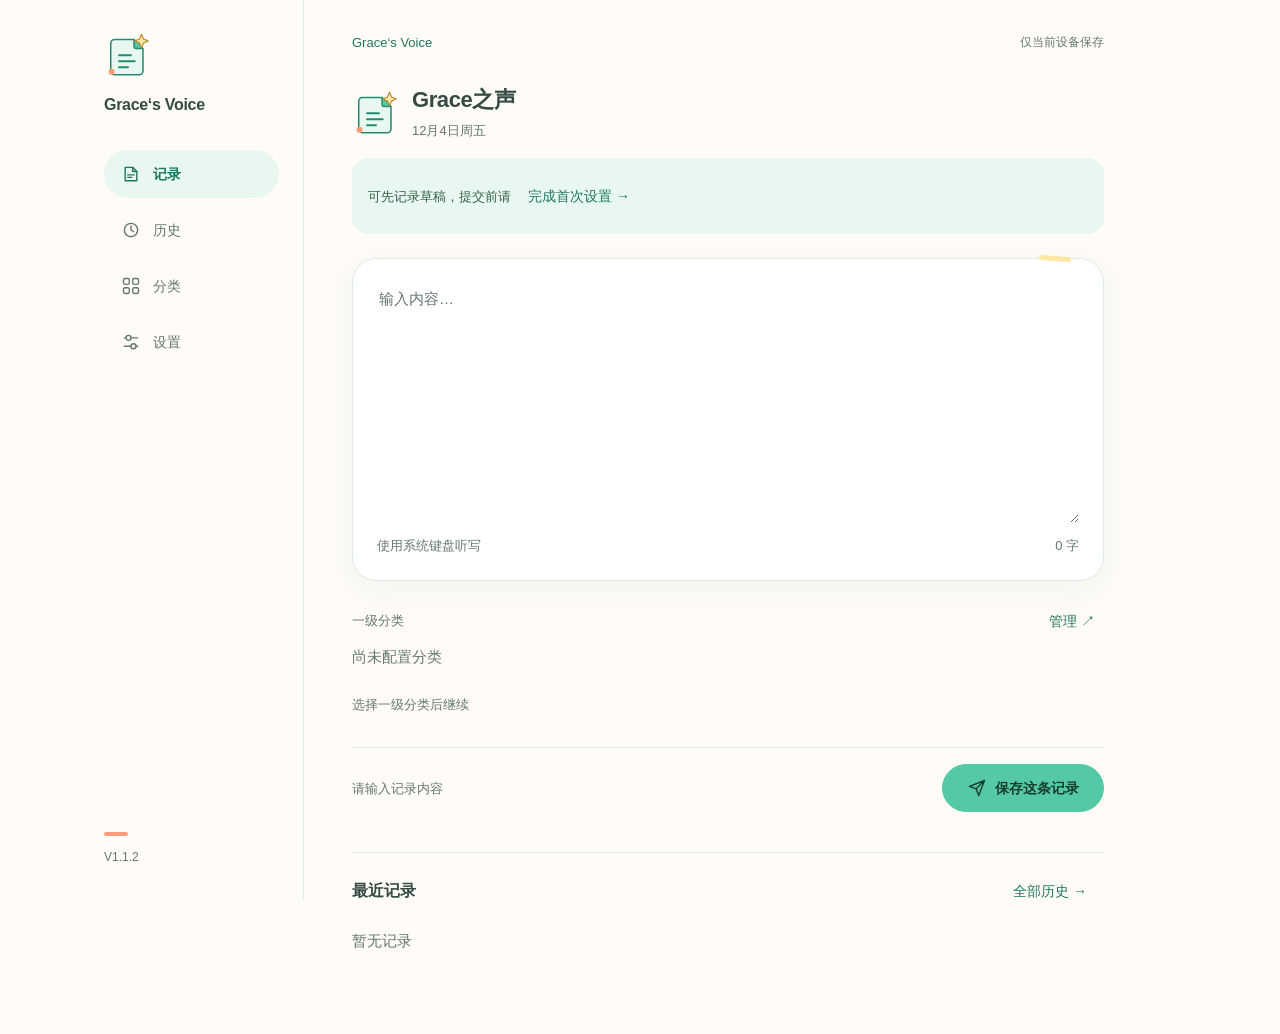
<file: index.html>
<!doctype html><html lang="zh-CN"><meta charset="utf-8"><meta name="referrer" content="no-referrer"><meta name="viewport" content="width=device-width,initial-scale=1,viewport-fit=cover"><meta name="theme-color" content="#55C9A5"><link rel="manifest" href="manifest.webmanifest"><link rel="apple-touch-icon" href="icon-192.png"><meta name="apple-mobile-web-app-capable" content="yes"><title>Grace‘s Voice</title><link rel="stylesheet" href="design-system.css"><link rel="icon" type="image/svg+xml" href="brand-icon.svg"><div class="shell"><aside class="sidebar"><div class="mark"><svg class="brand-symbol" viewBox="0 0 64 64" aria-hidden="true" xmlns="http://www.w3.org/2000/svg"><path d="M14 10h26l12 12v30a5 5 0 0 1-5 5H14a5 5 0 0 1-5-5V15a5 5 0 0 1 5-5Z" fill="#E8F8F0" stroke="#248A70" stroke-width="2" stroke-linejoin="round"/><path d="M40 10v9a3 3 0 0 0 3 3h9" fill="#55C9A5" stroke="#248A70" stroke-width="2" stroke-linejoin="round"/><path d="M20 31h16M20 39h21M20 47h12" stroke="#248A70" stroke-width="2.5" stroke-linecap="round"/><path d="m50 3 2.8 6.2L59 12l-6.2 2.8L50 21l-2.8-6.2L41 12l6.2-2.8Z" fill="#FFE6A3" stroke="#B78832" stroke-width="1.5" stroke-linejoin="round"/><circle cx="10" cy="53" r="4" fill="#FF9B7B"/></svg></div><div class="brand">Grace‘s Voice</div><div class="nav" id="nav"></div><div class="sidefoot">V1.1.2</div></aside><main class="main" id="app"></main></div><nav class="bottomnav" id="bottom"></nav><div id="overlay"></div><div id="toast" role="status" aria-live="polite"></div><script src="core.js"></script><script src="config-transfer.js"></script><script src="binding.js"></script><script src="store.js"></script><script src="app.js"></script></html>
</file>
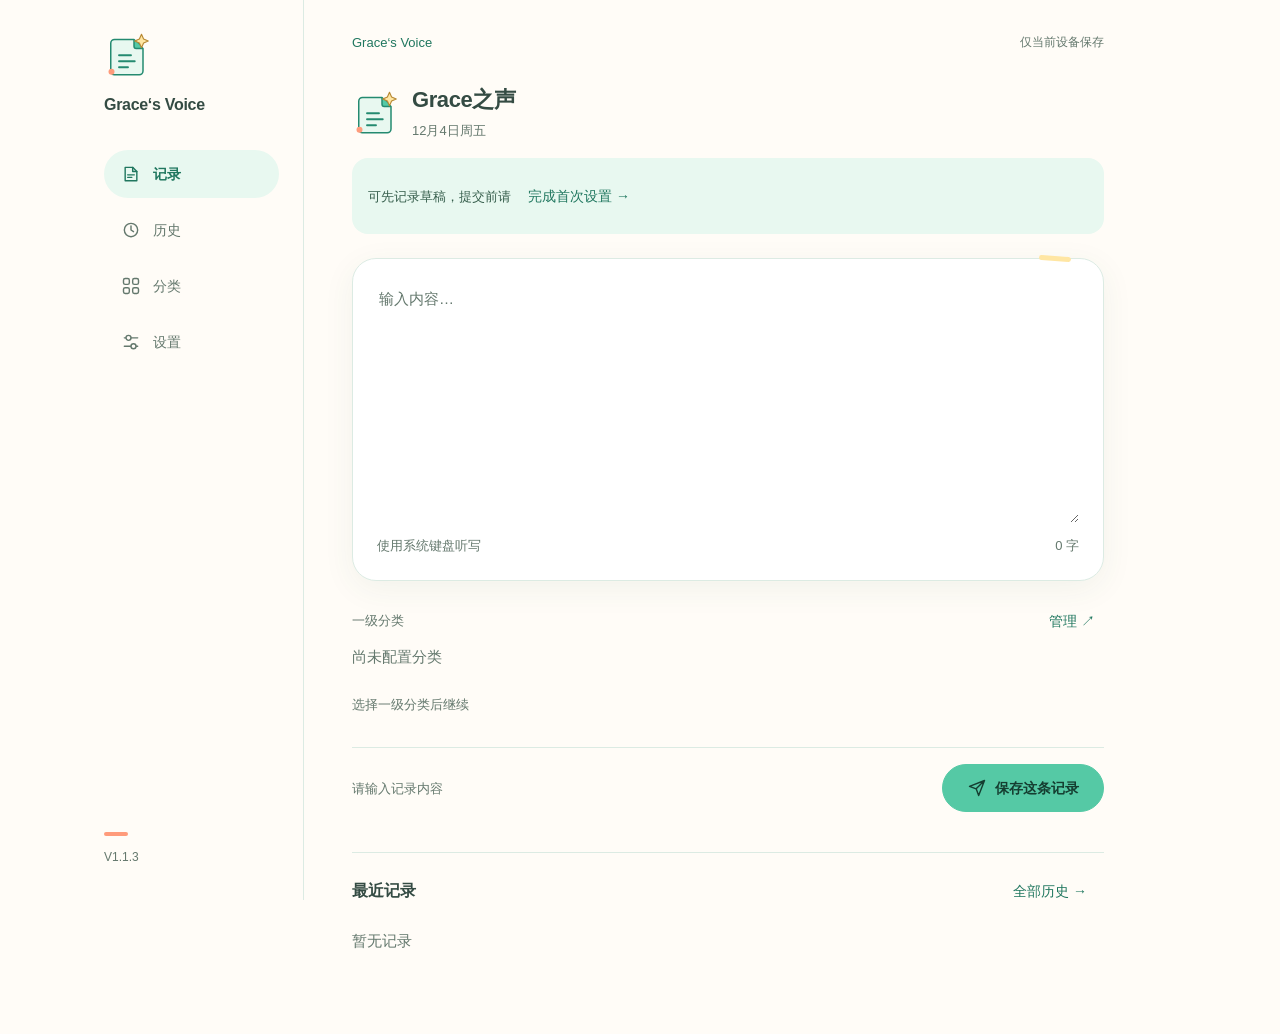
<file: web/index.html>
<!doctype html><html lang="zh-CN"><meta charset="utf-8"><meta name="referrer" content="no-referrer"><meta name="viewport" content="width=device-width,initial-scale=1,viewport-fit=cover"><meta name="theme-color" content="#55C9A5"><link rel="manifest" href="manifest.webmanifest"><link rel="apple-touch-icon" href="icon-192.png"><meta name="apple-mobile-web-app-capable" content="yes"><title>Grace‘s Voice</title><link rel="stylesheet" href="design-system.css"><link rel="icon" type="image/svg+xml" href="brand-icon.svg"><div class="shell"><aside class="sidebar"><div class="mark"><svg class="brand-symbol" viewBox="0 0 64 64" aria-hidden="true" xmlns="http://www.w3.org/2000/svg"><path d="M14 10h26l12 12v30a5 5 0 0 1-5 5H14a5 5 0 0 1-5-5V15a5 5 0 0 1 5-5Z" fill="#E8F8F0" stroke="#248A70" stroke-width="2" stroke-linejoin="round"/><path d="M40 10v9a3 3 0 0 0 3 3h9" fill="#55C9A5" stroke="#248A70" stroke-width="2" stroke-linejoin="round"/><path d="M20 31h16M20 39h21M20 47h12" stroke="#248A70" stroke-width="2.5" stroke-linecap="round"/><path d="m50 3 2.8 6.2L59 12l-6.2 2.8L50 21l-2.8-6.2L41 12l6.2-2.8Z" fill="#FFE6A3" stroke="#B78832" stroke-width="1.5" stroke-linejoin="round"/><circle cx="10" cy="53" r="4" fill="#FF9B7B"/></svg></div><div class="brand">Grace‘s Voice</div><div class="nav" id="nav"></div><div class="sidefoot">V1.1.3</div></aside><main class="main" id="app"></main></div><nav class="bottomnav" id="bottom"></nav><div id="overlay"></div><div id="toast" role="status" aria-live="polite"></div><script src="core.js"></script><script src="config-transfer.js"></script><script src="binding.js"></script><script src="store.js"></script><script src="app.js"></script></html>
</file>
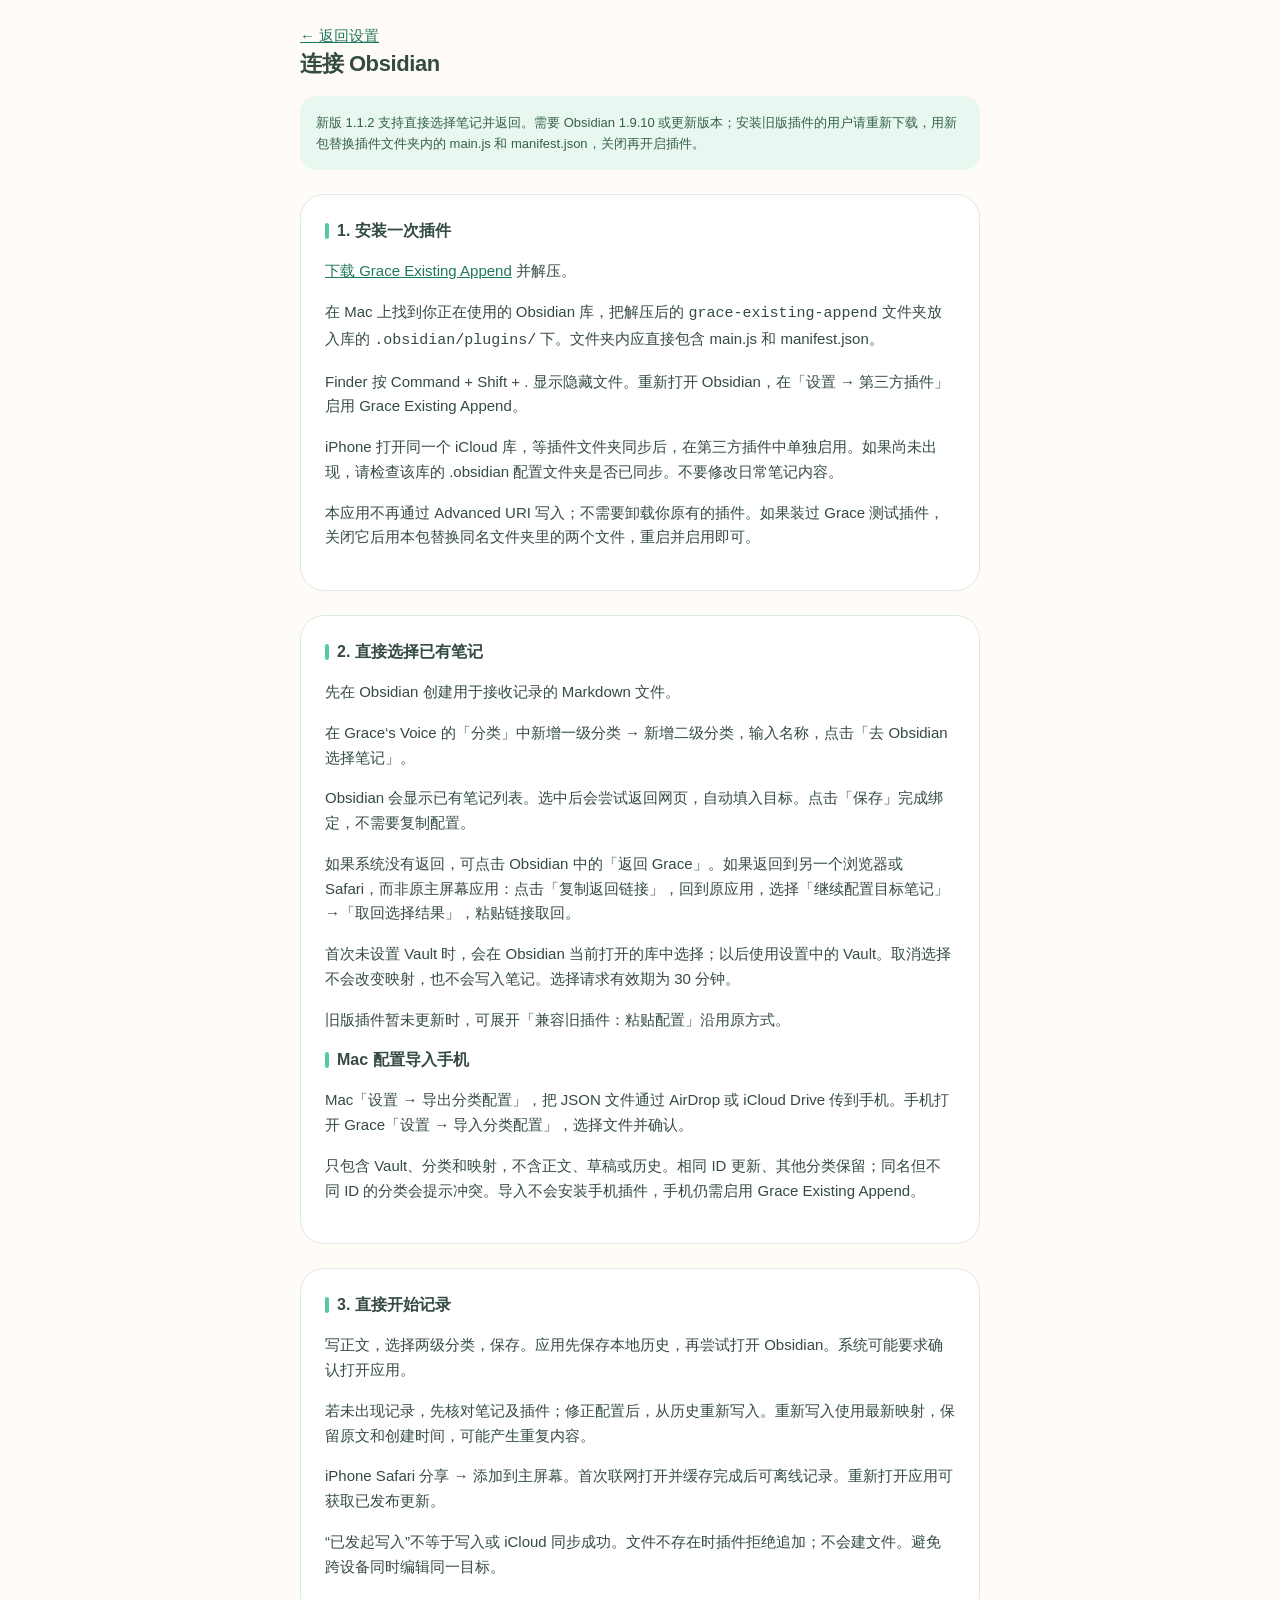
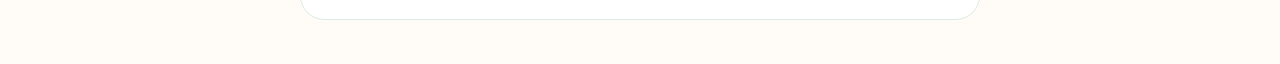
<file: web/setup.html>
<!doctype html><html lang="zh-CN"><meta charset="utf-8"><meta name="viewport" content="width=device-width,initial-scale=1"><link rel="stylesheet" href="design-system.css"><title>连接 Obsidian · Grace‘s Voice</title><main style="max-width:720px;margin:auto;padding:24px 20px"><a href="./#settings">← 返回设置</a><h1>连接 Obsidian</h1><div class="notice">新版 1.1.2 支持直接选择笔记并返回。需要 Obsidian 1.9.10 或更新版本；安装旧版插件的用户请重新下载，用新包替换插件文件夹内的 main.js 和 manifest.json，关闭再开启插件。</div><section class="panel"><h2>1. 安装一次插件</h2><p><a href="https://raw.githubusercontent.com/graceautoman-ui/graces-voice/28ef24031c11fbd9aa0aacbf1fec1e4fa49068ce/grace-existing-append.zip" download>下载 Grace Existing Append</a> 并解压。</p><p>在 Mac 上找到你正在使用的 Obsidian 库，把解压后的 <code>grace-existing-append</code> 文件夹放入库的 <code>.obsidian/plugins/</code> 下。文件夹内应直接包含 main.js 和 manifest.json。</p><p>Finder 按 Command + Shift + . 显示隐藏文件。重新打开 Obsidian，在「设置 → 第三方插件」启用 Grace Existing Append。</p><p>iPhone 打开同一个 iCloud 库，等插件文件夹同步后，在第三方插件中单独启用。如果尚未出现，请检查该库的 .obsidian 配置文件夹是否已同步。不要修改日常笔记内容。</p><p>本应用不再通过 Advanced URI 写入；不需要卸载你原有的插件。如果装过 Grace 测试插件，关闭它后用本包替换同名文件夹里的两个文件，重启并启用即可。</p></section><section class="panel"><h2>2. 直接选择已有笔记</h2><p>先在 Obsidian 创建用于接收记录的 Markdown 文件。</p><p>在 Grace‘s Voice 的「分类」中新增一级分类 → 新增二级分类，输入名称，点击「去 Obsidian 选择笔记」。</p><p>Obsidian 会显示已有笔记列表。选中后会尝试返回网页，自动填入目标。点击「保存」完成绑定，不需要复制配置。</p><p>如果系统没有返回，可点击 Obsidian 中的「返回 Grace」。如果返回到另一个浏览器或 Safari，而非原主屏幕应用：点击「复制返回链接」，回到原应用，选择「继续配置目标笔记」→「取回选择结果」，粘贴链接取回。</p><p>首次未设置 Vault 时，会在 Obsidian 当前打开的库中选择；以后使用设置中的 Vault。取消选择不会改变映射，也不会写入笔记。选择请求有效期为 30 分钟。</p><p>旧版插件暂未更新时，可展开「兼容旧插件：粘贴配置」沿用原方式。</p><h2>Mac 配置导入手机</h2><p>Mac「设置 → 导出分类配置」，把 JSON 文件通过 AirDrop 或 iCloud Drive 传到手机。手机打开 Grace「设置 → 导入分类配置」，选择文件并确认。</p><p>只包含 Vault、分类和映射，不含正文、草稿或历史。相同 ID 更新、其他分类保留；同名但不同 ID 的分类会提示冲突。导入不会安装手机插件，手机仍需启用 Grace Existing Append。</p></section><section class="panel"><h2>3. 直接开始记录</h2><p>写正文，选择两级分类，保存。应用先保存本地历史，再尝试打开 Obsidian。系统可能要求确认打开应用。</p><p>若未出现记录，先核对笔记及插件；修正配置后，从历史重新写入。重新写入使用最新映射，保留原文和创建时间，可能产生重复内容。</p><p>iPhone Safari 分享 → 添加到主屏幕。首次联网打开并缓存完成后可离线记录。重新打开应用可获取已发布更新。</p><p>“已发起写入”不等于写入或 iCloud 同步成功。文件不存在时插件拒绝追加；不会建文件。避免跨设备同时编辑同一目标。</p></section></main></html>
</file>
<file: design-system.css>
/* Grace‘s Voice · Fresh Journal / Playful Minimalism */
:root{
 --mint:#55c9a5;--mint-deep:#20775f;--mint-soft:#e8f8f0;--cream:#fffcf7;--coral:#ff9b7b;--yellow:#ffe6a3;
 --ink:#344b43;--muted:#64786d;--line:#dcebe3;--accent:var(--mint-deep);--bg:var(--cream);--paper:#fff;--danger:#a23f32;--warning-bg:#fff4d8;--warning-ink:#78591e;
 --font:-apple-system,BlinkMacSystemFont,"PingFang SC",sans-serif;
 --text-title:22px;--text-section:16px;--text-body:15px;--text-action:14px;--text-meta:13px;--text-fine:12px;
 --s1:4px;--s2:8px;--s3:12px;--s4:16px;--s6:24px;--s8:32px;--gutter:20px;
 --r-field:16px;--r-card:24px;--r-pill:999px;--control:44px;--field:48px;--icon:20px;
 --ease:cubic-bezier(.2,.7,.2,1);--duration:180ms;--shadow:0 8px 32px #345d4710;
}
*{box-sizing:border-box}body{margin:0;background:var(--bg);color:var(--ink);font:var(--text-body)/1.65 var(--font);-webkit-font-smoothing:antialiased}button,input,textarea,select{font:inherit;color:inherit}button,a{touch-action:manipulation}button{display:inline-flex;align-items:center;justify-content:center;gap:var(--s2);cursor:pointer;min-height:var(--control);padding:var(--s2) var(--s4);border:1px solid var(--line);border-radius:var(--r-pill);background:var(--paper);font-size:var(--text-action);font-weight:500;line-height:1.45;transition:background var(--duration),border-color var(--duration),transform var(--duration) var(--ease);overflow-wrap:anywhere}button:hover{background:var(--mint-soft);border-color:#afdcca}button:active{transform:scale(.97)}button:focus-visible,a:focus-visible,summary:focus-visible{outline:3px solid var(--mint-deep);outline-offset:3px}button:disabled{background:#edf2ef;border-color:#e0e8e3;color:#728078;cursor:not-allowed;transform:none}.primary{background:var(--mint);border-color:var(--mint);color:#153e31;font-weight:650}.primary:hover{background:#71d4b4;border-color:#71d4b4}.ghost{background:transparent;border-color:transparent;color:var(--mint-deep)}.danger{color:var(--danger)}.danger:hover{background:#fff0e9;border-color:var(--coral)}a{color:var(--mint-deep)}.muted,small{color:var(--muted)}small{font-size:var(--text-meta)}h1,h2,h3,p{overflow-wrap:anywhere}h1{font-size:var(--text-title);line-height:1.4;font-weight:650;letter-spacing:-.4px;margin:0}h2,h3{font-size:var(--text-section);line-height:1.5;font-weight:600;margin:0}p{margin:var(--s4) 0}.icon{width:var(--icon);height:var(--icon);flex:none;vertical-align:middle;stroke:currentColor;fill:none;stroke-width:1.7;stroke-linecap:round;stroke-linejoin:round}.brand-symbol{width:40px;height:40px;flex:none;vertical-align:middle}.shell{max-width:1120px;margin:auto;display:grid;grid-template-columns:224px minmax(0,1fr);min-height:100vh}.sidebar{position:sticky;top:0;height:100vh;display:flex;flex-direction:column;padding:var(--s8) var(--s6);border-right:1px solid var(--line)}.brand{font-size:var(--text-section);font-weight:650;letter-spacing:-.3px;white-space:nowrap;margin:var(--s3) 0 var(--s8)}.mark{display:block}.mark .brand-symbol{width:48px;height:48px}.nav{display:flex;flex-direction:column;gap:var(--s2)}.nav button{justify-content:flex-start;border-color:transparent;background:transparent;color:var(--muted);gap:var(--s3);min-height:48px}.nav button.active{background:var(--mint-soft);color:var(--mint-deep);font-weight:600}.sidefoot{margin-top:auto;font-size:var(--text-fine);color:var(--muted)}.sidefoot:before{content:'';display:block;width:24px;height:4px;background:var(--coral);border-radius:var(--r-pill);margin-bottom:var(--s3)}.main{padding:var(--s8) 48px 64px;width:100%;min-width:0;max-width:848px}.top{display:flex;align-items:center;justify-content:space-between;gap:var(--s3);margin-bottom:var(--s8);flex-wrap:wrap}.eyebrow{font-size:var(--text-meta);font-weight:500;color:var(--mint-deep)}.proto{font-size:var(--text-fine);color:var(--muted)}.pageheading{margin-bottom:var(--s6)}.homeheading{display:flex;align-items:center;gap:var(--s3)}.homeheading .titles{min-width:0}.date{color:var(--muted);font-size:var(--text-meta);margin-top:var(--s1)}.homeheading .brand-symbol{width:48px;height:48px}.lead{font-size:var(--text-meta);color:var(--muted);margin:var(--s2) 0 var(--s6)}.editor{margin-top:var(--s6);background:var(--paper);border:1px solid var(--line);border-radius:var(--r-card);padding:var(--s6);box-shadow:var(--shadow);position:relative;transition:border-color var(--duration),box-shadow var(--duration)}.editor:before{content:'';position:absolute;width:32px;height:5px;border-radius:var(--r-pill);background:var(--yellow);top:-3px;right:32px;transform:rotate(4deg)}.editor:focus-within{border-color:var(--mint);box-shadow:0 0 0 3px #55c9a51a,var(--shadow)}.editor textarea{display:block;width:100%;min-height:240px;max-height:50vh;resize:vertical;border:0;outline:0;background:transparent;font-size:var(--text-body);line-height:1.9}.editor textarea::placeholder{color:var(--muted)}.editorfoot{display:flex;align-items:center;justify-content:space-between;gap:var(--s3);font-size:var(--text-meta);color:var(--muted);padding-top:var(--s3)}.section{margin-top:var(--s6)}.sectionlabel{display:flex;align-items:center;justify-content:space-between;gap:var(--s2);font-size:var(--text-meta);color:var(--muted);margin-bottom:var(--s2)}.sectionlabel .ghost{min-height:32px;padding:var(--s1) var(--s2)}.chips{display:flex;flex-wrap:wrap;gap:var(--s2)}.chip{min-height:var(--control);padding:var(--s2) var(--s4);max-width:100%;background:var(--paper);border-color:var(--line);font-weight:500}.chip.selected{background:var(--mint-soft);color:var(--mint-deep);border-color:#86cdb4;animation:select-in var(--duration) var(--ease)}.chip .icon{width:16px;height:16px}.secondary-tags .chip{background:transparent;border-style:dashed}.secondary-tags .chip.selected{background:var(--mint-soft);border-style:solid}.target{font-size:var(--text-meta);color:var(--mint-deep);overflow-wrap:anywhere;margin-top:var(--s4);padding-left:var(--s2);border-left:2px solid var(--mint)}.savebar{display:flex;align-items:center;justify-content:space-between;gap:var(--s3);margin-top:var(--s6);padding:var(--s4) 0;background:var(--bg);border-top:1px solid var(--line)}.savebar .primary{min-height:48px;flex:none;padding:var(--s3) var(--s6)}.savebar .hint{max-width:45%}.hint{font-size:var(--text-meta);color:var(--muted)}.recent{margin-top:var(--s6);padding-top:var(--s4);border-top:1px solid var(--line)}.recent .sectionlabel{font-size:var(--text-section);font-weight:600;color:var(--ink);margin:0}.row{display:flex;align-items:center;justify-content:space-between;gap:var(--s3)}.record{display:block;width:100%;text-align:left;background:transparent;border:0;border-bottom:1px solid var(--line);border-radius:0;padding:var(--s6) 0;line-height:1.65;font-weight:400}.record:hover{background:#e8f8f055;border-color:var(--line)}.record:active{transform:none}.record .row{align-items:flex-start;font-size:var(--text-meta);flex-wrap:wrap;gap:var(--s2)}.record p{font-size:var(--text-body);margin:var(--s3) 0 var(--s2);white-space:nowrap;overflow:hidden;text-overflow:ellipsis}.record small{font-size:var(--text-meta)}.badge{display:inline-flex;align-items:center;gap:var(--s1);font-size:var(--text-fine);line-height:1.6;background:var(--mint-soft);color:var(--mint-deep);border-radius:var(--r-pill);padding:var(--s1) var(--s2);white-space:nowrap}.badge:before{content:'';width:5px;height:5px;background:currentColor;border-radius:50%}.badge.local{background:var(--warning-bg);color:var(--warning-ink)}.panel{padding:var(--s6);margin:var(--s6) 0;background:var(--paper);border:1px solid var(--line);border-radius:var(--r-card)}.panel>h2{display:flex;align-items:center;gap:var(--s2)}.panel>h2:before{content:'';width:4px;height:16px;border-radius:var(--r-pill);background:var(--mint)}.panel>button{margin-top:var(--s2)}.categoryselector select{flex:1;min-width:0}.categoryselector button{flex:none}.mappinglist .section{margin-bottom:var(--s3)}.child{padding:var(--s4) 0;border-top:1px solid var(--line)}.child>div{min-width:0}.child button{flex:none}.path{font-size:var(--text-meta);color:var(--muted);overflow-wrap:anywhere;margin-top:var(--s1)}label{display:block;font-size:var(--text-meta);color:var(--muted);margin:var(--s4) 0 var(--s2)}input,select{width:100%;min-height:var(--field);background:var(--paper);border:1px solid var(--line);border-radius:var(--r-field);padding:var(--s3) var(--s4);outline:0;transition:border-color var(--duration),box-shadow var(--duration)}input:focus,select:focus{border-color:var(--mint-deep);box-shadow:0 0 0 3px #55c9a522}input::placeholder{color:var(--muted)}.notice{font-size:var(--text-meta);background:var(--mint-soft);color:#365e4c;border-radius:var(--r-field);padding:var(--s4);margin:var(--s4) 0;overflow-wrap:anywhere}.warning{background:var(--warning-bg);color:var(--warning-ink)}.error{font-size:var(--text-meta);color:var(--danger);min-height:24px;margin-top:var(--s2)}.detailbody{white-space:pre-wrap;overflow-wrap:anywhere;font-size:var(--text-body);line-height:1.9;margin:var(--s6) 0}.meta{display:grid;grid-template-columns:80px minmax(0,1fr);gap:var(--s3);font-size:var(--text-meta);overflow-wrap:anywhere;border-top:1px solid var(--line);padding-top:var(--s4)}.meta dt{color:var(--muted)}.meta dd{margin:0}.modalback{position:fixed;inset:0;z-index:20;background:#244a3a40;backdrop-filter:blur(5px);display:grid;place-items:center;padding:var(--s6);animation:fade-in var(--duration) var(--ease)}.modal{background:var(--bg);width:100%;max-width:480px;max-height:88dvh;overflow:auto;overscroll-behavior:contain;border-radius:var(--r-card);padding:var(--s6);box-shadow:0 24px 80px #1e44332b;animation:sheet-in 220ms var(--ease)}.modal>.row{margin-bottom:var(--s4);align-items:flex-start}.modal>.row h2{padding-top:var(--s2)}.modal>.row>.ghost{width:44px;flex:none;padding:0;background:var(--mint-soft)}.modal p{font-size:var(--text-body);color:var(--muted)}.modal p.hint{font-size:var(--text-meta)}.modal .actions{display:flex;justify-content:flex-end;flex-wrap:wrap;gap:var(--s2);margin-top:var(--s6);padding-top:var(--s4);border-top:1px solid var(--line)}.modal pre{font:var(--text-meta)/1.8 var(--font);white-space:pre-wrap;overflow-wrap:anywhere;background:var(--paper);border-radius:var(--r-field);padding:var(--s4)}.toast{position:fixed;z-index:40;left:50%;bottom:var(--s8);transform:translateX(-50%);max-width:calc(100% - 40px);width:max-content;background:#244f40;color:white;border:1px solid #55c9a550;border-radius:var(--r-field);padding:var(--s3) var(--s4);font-size:var(--text-meta);box-shadow:var(--shadow);display:flex;align-items:center;gap:var(--s3);animation:toast-in 200ms var(--ease)}.toast .brand-symbol{width:28px;height:28px}.steps{display:flex;gap:var(--s2);margin:var(--s6) 0}.steps i{height:4px;flex:1;background:var(--line);border-radius:var(--r-pill)}.steps i.on{background:var(--mint)}.guide-mark{display:flex;justify-content:center;padding:var(--s2) 0}.guide-mark .brand-symbol,.empty .brand-symbol{width:64px;height:64px}.empty{text-align:center;padding:var(--s8) var(--s4);color:var(--muted)}.empty .brand-symbol{display:block;margin:0 auto var(--s4)}.empty button{margin-top:var(--s4)}.demo{margin-top:var(--s8);border-top:1px dashed var(--line);padding-top:var(--s4);font-size:var(--text-fine);color:var(--muted)}.demo summary{cursor:pointer;min-height:32px}.demo .chips{margin-top:var(--s3)}.demo button{font-size:var(--text-meta)}.bottomnav{display:none}.fakekeyboard{display:none}.keyboard .fakekeyboard{display:block;position:fixed;bottom:0;left:0;right:0;height:220px;z-index:9;background:#e8efea;color:var(--muted);padding:var(--s4);text-align:center}.keyboard .savebar{position:fixed;bottom:220px;left:0;right:0;padding:var(--s3) var(--gutter);z-index:10}.keyboard .bottomnav{display:none}.keyboard .main{padding-bottom:320px}.switchrow{display:flex;align-items:center;gap:var(--s2);margin:var(--s4) 0}.switchrow input{width:20px}.back{padding-left:0}.page-enter{animation:fade-in 200ms var(--ease)}
@keyframes fade-in{from{opacity:.3}to{opacity:1}}@keyframes sheet-in{from{opacity:0;transform:translateY(12px)}to{opacity:1;transform:translateY(0)}}@keyframes toast-in{from{opacity:0;transform:translate(-50%,8px)}to{opacity:1;transform:translate(-50%,0)}}@keyframes select-in{from{transform:scale(.96)}to{transform:scale(1)}}
@media(max-width:700px){.shell{display:block}.sidebar{display:none}.main{padding:var(--s6) var(--gutter) calc(112px + env(safe-area-inset-bottom));max-width:100%}.top{margin-bottom:var(--s6);gap:var(--s1);display:flex;align-items:baseline}.eyebrow{font-size:var(--text-fine)}.proto{font-size:var(--text-fine)}.homeheading .brand-symbol{width:44px;height:44px}.editor{padding:var(--s4);margin-top:var(--s6)}.editor textarea{min-height:208px;font-size:var(--text-section)}input,select{font-size:var(--text-section)}/* iOS focus zoom prevention: editable fields use the section-size token. */.savebar{position:sticky;bottom:calc(72px + env(safe-area-inset-bottom));z-index:5;padding:var(--s3) 0;gap:var(--s2)}.savebar .primary{padding:var(--s3) var(--s4)}.bottomnav{display:flex;position:fixed;left:0;right:0;bottom:0;z-index:8;justify-content:space-around;background:#fffcf7f5;backdrop-filter:blur(16px);border-top:1px solid var(--line);padding:var(--s2) var(--s3) calc(var(--s2) + env(safe-area-inset-bottom))}.bottomnav button{min-height:52px;min-width:64px;display:flex;flex-direction:column;gap:var(--s1);border:0;background:transparent;padding:var(--s1) var(--s3);font-size:var(--text-fine);color:var(--muted)}.bottomnav button.active{background:var(--mint-soft);color:var(--mint-deep);font-weight:600;border-radius:var(--r-field)}.bottomnav span{display:flex}.modalback{align-items:end;padding:0}.modal{border-radius:var(--r-card) var(--r-card) 0 0;padding:var(--s6) var(--gutter) calc(var(--s6) + env(safe-area-inset-bottom));max-height:90dvh}.modal:before{content:'';display:block;width:32px;height:4px;background:#c3dccc;border-radius:var(--r-pill);margin:-8px auto var(--s4)}.panel{padding:var(--s4)}.pageheading{gap:var(--s2)}.pageheading>button{padding:var(--s2) var(--s3)}.toast{bottom:calc(88px + env(safe-area-inset-bottom))}.keyboard-open .bottomnav{display:none}.keyboard-open .savebar{position:fixed;bottom:var(--kb,0px);left:0;right:0;padding:var(--s3) var(--gutter);z-index:10}.keyboard-open .main{padding-bottom:160px}.keyboard-open .editor textarea{min-height:128px}.keyboard-open .toast{bottom:calc(var(--kb,0px) + 80px)}}
@media(prefers-reduced-motion:reduce){*,*:before,*:after{animation:none!important;transition:none!important;scroll-behavior:auto!important}button:active{transform:none}}
/* Production form and save guard, using the approved tokens. */
.configinput{display:block;width:100%;min-height:120px;padding:var(--s4);border:1px solid var(--line);border-radius:var(--r-field);background:var(--paper);font:var(--text-section)/1.6 var(--font);overflow-wrap:anywhere}.configinput:focus{outline:2px solid var(--mint)}.saving button{pointer-events:none;opacity:.7}.modal{max-height:calc(90dvh - var(--kb,0px))}.modalback{padding-bottom:var(--kb,0px)}
</file>
<file: web/design-system.css>
/* Grace‘s Voice · Fresh Journal / Playful Minimalism */
:root{
 --mint:#55c9a5;--mint-deep:#20775f;--mint-soft:#e8f8f0;--cream:#fffcf7;--coral:#ff9b7b;--yellow:#ffe6a3;
 --ink:#344b43;--muted:#64786d;--line:#dcebe3;--accent:var(--mint-deep);--bg:var(--cream);--paper:#fff;--danger:#a23f32;--warning-bg:#fff4d8;--warning-ink:#78591e;
 --font:-apple-system,BlinkMacSystemFont,"PingFang SC",sans-serif;
 --text-title:22px;--text-section:16px;--text-body:15px;--text-action:14px;--text-meta:13px;--text-fine:12px;
 --s1:4px;--s2:8px;--s3:12px;--s4:16px;--s6:24px;--s8:32px;--gutter:20px;
 --r-field:16px;--r-card:24px;--r-pill:999px;--control:44px;--field:48px;--icon:20px;
 --ease:cubic-bezier(.2,.7,.2,1);--duration:180ms;--shadow:0 8px 32px #345d4710;
}
*{box-sizing:border-box}body{margin:0;background:var(--bg);color:var(--ink);font:var(--text-body)/1.65 var(--font);-webkit-font-smoothing:antialiased}button,input,textarea,select{font:inherit;color:inherit}button,a{touch-action:manipulation}button{display:inline-flex;align-items:center;justify-content:center;gap:var(--s2);cursor:pointer;min-height:var(--control);padding:var(--s2) var(--s4);border:1px solid var(--line);border-radius:var(--r-pill);background:var(--paper);font-size:var(--text-action);font-weight:500;line-height:1.45;transition:background var(--duration),border-color var(--duration),transform var(--duration) var(--ease);overflow-wrap:anywhere}button:hover{background:var(--mint-soft);border-color:#afdcca}button:active{transform:scale(.97)}button:focus-visible,a:focus-visible,summary:focus-visible{outline:3px solid var(--mint-deep);outline-offset:3px}button:disabled{background:#edf2ef;border-color:#e0e8e3;color:#728078;cursor:not-allowed;transform:none}.primary{background:var(--mint);border-color:var(--mint);color:#153e31;font-weight:650}.primary:hover{background:#71d4b4;border-color:#71d4b4}.ghost{background:transparent;border-color:transparent;color:var(--mint-deep)}.danger{color:var(--danger)}.danger:hover{background:#fff0e9;border-color:var(--coral)}a{color:var(--mint-deep)}.muted,small{color:var(--muted)}small{font-size:var(--text-meta)}h1,h2,h3,p{overflow-wrap:anywhere}h1{font-size:var(--text-title);line-height:1.4;font-weight:650;letter-spacing:-.4px;margin:0}h2,h3{font-size:var(--text-section);line-height:1.5;font-weight:600;margin:0}p{margin:var(--s4) 0}.icon{width:var(--icon);height:var(--icon);flex:none;vertical-align:middle;stroke:currentColor;fill:none;stroke-width:1.7;stroke-linecap:round;stroke-linejoin:round}.brand-symbol{width:40px;height:40px;flex:none;vertical-align:middle}.shell{max-width:1120px;margin:auto;display:grid;grid-template-columns:224px minmax(0,1fr);min-height:100vh}.sidebar{position:sticky;top:0;height:100vh;display:flex;flex-direction:column;padding:var(--s8) var(--s6);border-right:1px solid var(--line)}.brand{font-size:var(--text-section);font-weight:650;letter-spacing:-.3px;white-space:nowrap;margin:var(--s3) 0 var(--s8)}.mark{display:block}.mark .brand-symbol{width:48px;height:48px}.nav{display:flex;flex-direction:column;gap:var(--s2)}.nav button{justify-content:flex-start;border-color:transparent;background:transparent;color:var(--muted);gap:var(--s3);min-height:48px}.nav button.active{background:var(--mint-soft);color:var(--mint-deep);font-weight:600}.sidefoot{margin-top:auto;font-size:var(--text-fine);color:var(--muted)}.sidefoot:before{content:'';display:block;width:24px;height:4px;background:var(--coral);border-radius:var(--r-pill);margin-bottom:var(--s3)}.main{padding:var(--s8) 48px 64px;width:100%;min-width:0;max-width:848px}.top{display:flex;align-items:center;justify-content:space-between;gap:var(--s3);margin-bottom:var(--s8);flex-wrap:wrap}.eyebrow{font-size:var(--text-meta);font-weight:500;color:var(--mint-deep)}.proto{font-size:var(--text-fine);color:var(--muted)}.pageheading{margin-bottom:var(--s6)}.homeheading{display:flex;align-items:center;gap:var(--s3)}.homeheading .titles{min-width:0}.date{color:var(--muted);font-size:var(--text-meta);margin-top:var(--s1)}.homeheading .brand-symbol{width:48px;height:48px}.lead{font-size:var(--text-meta);color:var(--muted);margin:var(--s2) 0 var(--s6)}.editor{margin-top:var(--s6);background:var(--paper);border:1px solid var(--line);border-radius:var(--r-card);padding:var(--s6);box-shadow:var(--shadow);position:relative;transition:border-color var(--duration),box-shadow var(--duration)}.editor:before{content:'';position:absolute;width:32px;height:5px;border-radius:var(--r-pill);background:var(--yellow);top:-3px;right:32px;transform:rotate(4deg)}.editor:focus-within{border-color:var(--mint);box-shadow:0 0 0 3px #55c9a51a,var(--shadow)}.editor textarea{display:block;width:100%;min-height:240px;max-height:50vh;resize:vertical;border:0;outline:0;background:transparent;font-size:var(--text-body);line-height:1.9}.editor textarea::placeholder{color:var(--muted)}.editorfoot{display:flex;align-items:center;justify-content:space-between;gap:var(--s3);font-size:var(--text-meta);color:var(--muted);padding-top:var(--s3)}.section{margin-top:var(--s6)}.sectionlabel{display:flex;align-items:center;justify-content:space-between;gap:var(--s2);font-size:var(--text-meta);color:var(--muted);margin-bottom:var(--s2)}.sectionlabel .ghost{min-height:32px;padding:var(--s1) var(--s2)}.chips{display:flex;flex-wrap:wrap;gap:var(--s2)}.chip{min-height:var(--control);padding:var(--s2) var(--s4);max-width:100%;background:var(--paper);border-color:var(--line);font-weight:500}.chip.selected{background:var(--mint-soft);color:var(--mint-deep);border-color:#86cdb4;animation:select-in var(--duration) var(--ease)}.chip .icon{width:16px;height:16px}.secondary-tags .chip{background:transparent;border-style:dashed}.secondary-tags .chip.selected{background:var(--mint-soft);border-style:solid}.target{font-size:var(--text-meta);color:var(--mint-deep);overflow-wrap:anywhere;margin-top:var(--s4);padding-left:var(--s2);border-left:2px solid var(--mint)}.savebar{display:flex;align-items:center;justify-content:space-between;gap:var(--s3);margin-top:var(--s6);padding:var(--s4) 0;background:var(--bg);border-top:1px solid var(--line)}.savebar .primary{min-height:48px;flex:none;padding:var(--s3) var(--s6)}.savebar .hint{max-width:45%}.hint{font-size:var(--text-meta);color:var(--muted)}.recent{margin-top:var(--s6);padding-top:var(--s4);border-top:1px solid var(--line)}.recent .sectionlabel{font-size:var(--text-section);font-weight:600;color:var(--ink);margin:0}.row{display:flex;align-items:center;justify-content:space-between;gap:var(--s3)}.record{display:block;width:100%;text-align:left;background:transparent;border:0;border-bottom:1px solid var(--line);border-radius:0;padding:var(--s6) 0;line-height:1.65;font-weight:400}.record:hover{background:#e8f8f055;border-color:var(--line)}.record:active{transform:none}.record .row{align-items:flex-start;font-size:var(--text-meta);flex-wrap:wrap;gap:var(--s2)}.record p{font-size:var(--text-body);margin:var(--s3) 0 var(--s2);white-space:nowrap;overflow:hidden;text-overflow:ellipsis}.record small{font-size:var(--text-meta)}.badge{display:inline-flex;align-items:center;gap:var(--s1);font-size:var(--text-fine);line-height:1.6;background:var(--mint-soft);color:var(--mint-deep);border-radius:var(--r-pill);padding:var(--s1) var(--s2);white-space:nowrap}.badge:before{content:'';width:5px;height:5px;background:currentColor;border-radius:50%}.badge.local{background:var(--warning-bg);color:var(--warning-ink)}.panel{padding:var(--s6);margin:var(--s6) 0;background:var(--paper);border:1px solid var(--line);border-radius:var(--r-card)}.panel>h2{display:flex;align-items:center;gap:var(--s2)}.panel>h2:before{content:'';width:4px;height:16px;border-radius:var(--r-pill);background:var(--mint)}.panel>button{margin-top:var(--s2)}.categoryselector select{flex:1;min-width:0}.categoryselector button{flex:none}.mappinglist .section{margin-bottom:var(--s3)}.child{padding:var(--s4) 0;border-top:1px solid var(--line)}.child>div{min-width:0}.child button{flex:none}.path{font-size:var(--text-meta);color:var(--muted);overflow-wrap:anywhere;margin-top:var(--s1)}label{display:block;font-size:var(--text-meta);color:var(--muted);margin:var(--s4) 0 var(--s2)}input,select{width:100%;min-height:var(--field);background:var(--paper);border:1px solid var(--line);border-radius:var(--r-field);padding:var(--s3) var(--s4);outline:0;transition:border-color var(--duration),box-shadow var(--duration)}input:focus,select:focus{border-color:var(--mint-deep);box-shadow:0 0 0 3px #55c9a522}input::placeholder{color:var(--muted)}.notice{font-size:var(--text-meta);background:var(--mint-soft);color:#365e4c;border-radius:var(--r-field);padding:var(--s4);margin:var(--s4) 0;overflow-wrap:anywhere}.warning{background:var(--warning-bg);color:var(--warning-ink)}.error{font-size:var(--text-meta);color:var(--danger);min-height:24px;margin-top:var(--s2)}.detailbody{white-space:pre-wrap;overflow-wrap:anywhere;font-size:var(--text-body);line-height:1.9;margin:var(--s6) 0}.meta{display:grid;grid-template-columns:80px minmax(0,1fr);gap:var(--s3);font-size:var(--text-meta);overflow-wrap:anywhere;border-top:1px solid var(--line);padding-top:var(--s4)}.meta dt{color:var(--muted)}.meta dd{margin:0}.modalback{position:fixed;inset:0;z-index:20;background:#244a3a40;backdrop-filter:blur(5px);display:grid;place-items:center;padding:var(--s6);animation:fade-in var(--duration) var(--ease)}.modal{background:var(--bg);width:100%;max-width:480px;max-height:88dvh;overflow:auto;overscroll-behavior:contain;border-radius:var(--r-card);padding:var(--s6);box-shadow:0 24px 80px #1e44332b;animation:sheet-in 220ms var(--ease)}.modal>.row{margin-bottom:var(--s4);align-items:flex-start}.modal>.row h2{padding-top:var(--s2)}.modal>.row>.ghost{width:44px;flex:none;padding:0;background:var(--mint-soft)}.modal p{font-size:var(--text-body);color:var(--muted)}.modal p.hint{font-size:var(--text-meta)}.modal .actions{display:flex;justify-content:flex-end;flex-wrap:wrap;gap:var(--s2);margin-top:var(--s6);padding-top:var(--s4);border-top:1px solid var(--line)}.modal pre{font:var(--text-meta)/1.8 var(--font);white-space:pre-wrap;overflow-wrap:anywhere;background:var(--paper);border-radius:var(--r-field);padding:var(--s4)}.toast{position:fixed;z-index:40;left:50%;bottom:var(--s8);transform:translateX(-50%);max-width:calc(100% - 40px);width:max-content;background:#244f40;color:white;border:1px solid #55c9a550;border-radius:var(--r-field);padding:var(--s3) var(--s4);font-size:var(--text-meta);box-shadow:var(--shadow);display:flex;align-items:center;gap:var(--s3);animation:toast-in 200ms var(--ease)}.toast .brand-symbol{width:28px;height:28px}.steps{display:flex;gap:var(--s2);margin:var(--s6) 0}.steps i{height:4px;flex:1;background:var(--line);border-radius:var(--r-pill)}.steps i.on{background:var(--mint)}.guide-mark{display:flex;justify-content:center;padding:var(--s2) 0}.guide-mark .brand-symbol,.empty .brand-symbol{width:64px;height:64px}.empty{text-align:center;padding:var(--s8) var(--s4);color:var(--muted)}.empty .brand-symbol{display:block;margin:0 auto var(--s4)}.empty button{margin-top:var(--s4)}.demo{margin-top:var(--s8);border-top:1px dashed var(--line);padding-top:var(--s4);font-size:var(--text-fine);color:var(--muted)}.demo summary{cursor:pointer;min-height:32px}.demo .chips{margin-top:var(--s3)}.demo button{font-size:var(--text-meta)}.bottomnav{display:none}.fakekeyboard{display:none}.keyboard .fakekeyboard{display:block;position:fixed;bottom:0;left:0;right:0;height:220px;z-index:9;background:#e8efea;color:var(--muted);padding:var(--s4);text-align:center}.keyboard .savebar{position:fixed;bottom:220px;left:0;right:0;padding:var(--s3) var(--gutter);z-index:10}.keyboard .bottomnav{display:none}.keyboard .main{padding-bottom:320px}.switchrow{display:flex;align-items:center;gap:var(--s2);margin:var(--s4) 0}.switchrow input{width:20px}.back{padding-left:0}.page-enter{animation:fade-in 200ms var(--ease)}
@keyframes fade-in{from{opacity:.3}to{opacity:1}}@keyframes sheet-in{from{opacity:0;transform:translateY(12px)}to{opacity:1;transform:translateY(0)}}@keyframes toast-in{from{opacity:0;transform:translate(-50%,8px)}to{opacity:1;transform:translate(-50%,0)}}@keyframes select-in{from{transform:scale(.96)}to{transform:scale(1)}}
@media(max-width:700px){.shell{display:block}.sidebar{display:none}.main{padding:var(--s6) var(--gutter) calc(112px + env(safe-area-inset-bottom));max-width:100%}.top{margin-bottom:var(--s6);gap:var(--s1);display:flex;align-items:baseline}.eyebrow{font-size:var(--text-fine)}.proto{font-size:var(--text-fine)}.homeheading .brand-symbol{width:44px;height:44px}.editor{padding:var(--s4);margin-top:var(--s6)}.editor textarea{min-height:208px;font-size:var(--text-section)}input,select{font-size:var(--text-section)}/* iOS focus zoom prevention: editable fields use the section-size token. */.savebar{position:sticky;bottom:calc(72px + env(safe-area-inset-bottom));z-index:5;padding:var(--s3) 0;gap:var(--s2)}.savebar .primary{padding:var(--s3) var(--s4)}.bottomnav{display:flex;position:fixed;left:0;right:0;bottom:0;z-index:8;justify-content:space-around;background:#fffcf7f5;backdrop-filter:blur(16px);border-top:1px solid var(--line);padding:var(--s2) var(--s3) calc(var(--s2) + env(safe-area-inset-bottom))}.bottomnav button{min-height:52px;min-width:64px;display:flex;flex-direction:column;gap:var(--s1);border:0;background:transparent;padding:var(--s1) var(--s3);font-size:var(--text-fine);color:var(--muted)}.bottomnav button.active{background:var(--mint-soft);color:var(--mint-deep);font-weight:600;border-radius:var(--r-field)}.bottomnav span{display:flex}.modalback{align-items:end;padding:0}.modal{border-radius:var(--r-card) var(--r-card) 0 0;padding:var(--s6) var(--gutter) calc(var(--s6) + env(safe-area-inset-bottom));max-height:90dvh}.modal:before{content:'';display:block;width:32px;height:4px;background:#c3dccc;border-radius:var(--r-pill);margin:-8px auto var(--s4)}.panel{padding:var(--s4)}.pageheading{gap:var(--s2)}.pageheading>button{padding:var(--s2) var(--s3)}.toast{bottom:calc(88px + env(safe-area-inset-bottom))}.keyboard-open .bottomnav{display:none}.keyboard-open .savebar{position:fixed;bottom:var(--kb,0px);left:0;right:0;padding:var(--s3) var(--gutter);z-index:10}.keyboard-open .main{padding-bottom:160px}.keyboard-open .editor textarea{min-height:128px}.keyboard-open .toast{bottom:calc(var(--kb,0px) + 80px)}}
@media(prefers-reduced-motion:reduce){*,*:before,*:after{animation:none!important;transition:none!important;scroll-behavior:auto!important}button:active{transform:none}}
/* Production form and save guard, using the approved tokens. */
.configinput{display:block;width:100%;min-height:120px;padding:var(--s4);border:1px solid var(--line);border-radius:var(--r-field);background:var(--paper);font:var(--text-section)/1.6 var(--font);overflow-wrap:anywhere}.configinput:focus{outline:2px solid var(--mint)}.saving button{pointer-events:none;opacity:.7}.modal{max-height:calc(90dvh - var(--kb,0px))}.modalback{padding-bottom:var(--kb,0px)}

/* Category management: native, keyboard-accessible disclosure cards. */
.categorycards{display:grid;gap:var(--s4);margin-top:var(--s6)}
.categorycard{min-width:0;background:var(--paper);border:1px solid var(--line);border-radius:var(--r-card);overflow:hidden}
.categorycard summary{display:flex;align-items:center;gap:var(--s3);min-height:64px;padding:var(--s4);cursor:pointer;list-style:none;touch-action:manipulation}
.categorycard summary::-webkit-details-marker{display:none}
.categorycard summary:focus-visible{outline:2px solid var(--mint-deep);outline-offset:-4px;border-radius:var(--r-card)}
.categorycard summary:hover,.categorycard[open]>summary{background:var(--mint-soft)}
.categoryname{flex:1;min-width:0;overflow-wrap:anywhere;font-size:var(--text-section);font-weight:600}
.categorycount{flex:none;font-size:var(--text-meta);color:var(--muted)}
.categorychevron{flex:none;color:var(--mint-deep);transition:transform var(--duration)}
.categorycard[open] .categorychevron{transform:rotate(180deg)}
.categorycontents{padding:0 var(--s4) var(--s4)}
.categoryactions{display:flex;flex-wrap:wrap;justify-content:space-between;gap:var(--s2);padding-top:var(--s4)}
.categorycontents .child>div{min-width:0;flex:1}.categorycontents .child>button{flex:none}
@media(prefers-reduced-motion:reduce){.categorychevron{transition:none}}
</file>
